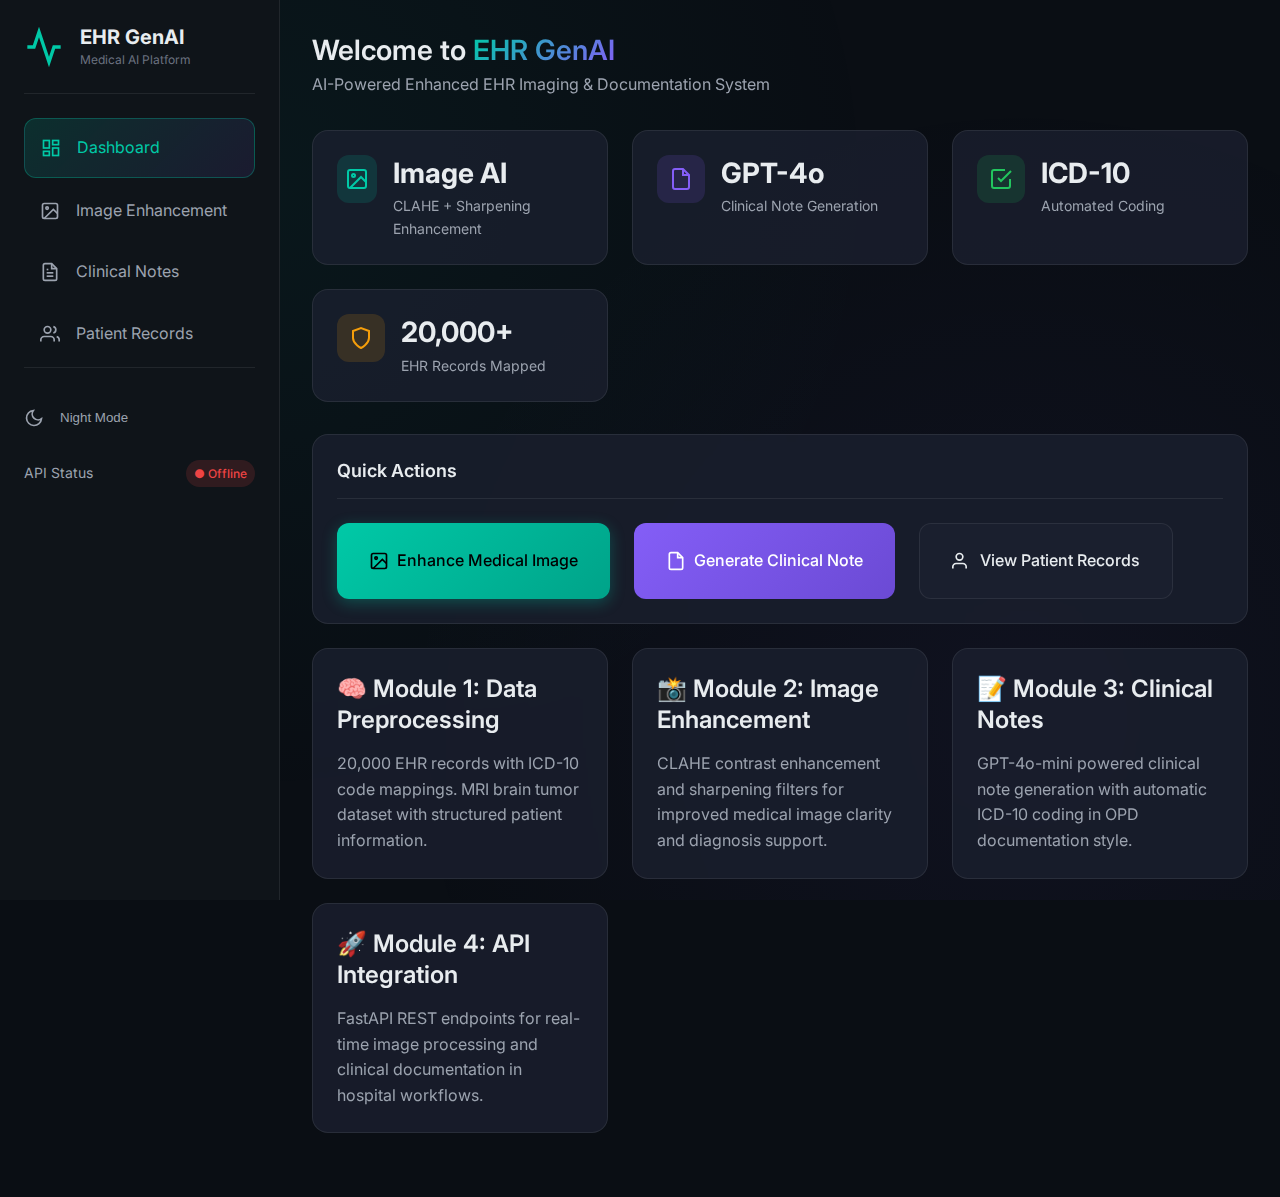
<file: frontend/index.html>
<!DOCTYPE html>
<html lang="en">
<head>
    <meta charset="UTF-8">
    <meta name="viewport" content="width=device-width, initial-scale=1.0">
    <title>EHR GenAI - AI-Powered Medical Dashboard</title>
    <meta name="description" content="AI-Powered Enhanced EHR Imaging & Documentation System">
    <link href="https://fonts.googleapis.com/css2?family=Inter:wght@400;500;600;700&display=swap" rel="stylesheet">
    <link rel="stylesheet" href="css/styles.css">
</head>
<body>
    <!-- Mobile Menu Button -->
    <button class="mobile-menu-btn">
        <svg viewBox="0 0 24 24" fill="none" stroke="currentColor" stroke-width="2">
            <line x1="3" y1="12" x2="21" y2="12"/>
            <line x1="3" y1="6" x2="21" y2="6"/>
            <line x1="3" y1="18" x2="21" y2="18"/>
        </svg>
    </button>

    <div class="app-layout">
        <!-- Sidebar -->
        <aside class="sidebar">
            <div class="sidebar-logo">
                <svg viewBox="0 0 24 24" fill="none" stroke="currentColor" stroke-width="2">
                    <path d="M22 12h-4l-3 9L9 3l-3 9H2"/>
                </svg>
                <div>
                    <h1>EHR GenAI</h1>
                    <span>Medical AI Platform</span>
                </div>
            </div>
            
            <nav>
                <ul class="nav-menu">
                    <li class="nav-item">
                        <a href="index.html" class="nav-link active">
                            <svg viewBox="0 0 24 24" fill="none" stroke="currentColor" stroke-width="2">
                                <rect x="3" y="3" width="7" height="9"/>
                                <rect x="14" y="3" width="7" height="5"/>
                                <rect x="14" y="12" width="7" height="9"/>
                                <rect x="3" y="16" width="7" height="5"/>
                            </svg>
                            Dashboard
                        </a>
                    </li>
                    <li class="nav-item">
                        <a href="enhance.html" class="nav-link">
                            <svg viewBox="0 0 24 24" fill="none" stroke="currentColor" stroke-width="2">
                                <rect x="3" y="3" width="18" height="18" rx="2" ry="2"/>
                                <circle cx="8.5" cy="8.5" r="1.5"/>
                                <polyline points="21 15 16 10 5 21"/>
                            </svg>
                            Image Enhancement
                        </a>
                    </li>
                    <li class="nav-item">
                        <a href="generate.html" class="nav-link">
                            <svg viewBox="0 0 24 24" fill="none" stroke="currentColor" stroke-width="2">
                                <path d="M14 2H6a2 2 0 0 0-2 2v16a2 2 0 0 0 2 2h12a2 2 0 0 0 2-2V8z"/>
                                <polyline points="14 2 14 8 20 8"/>
                                <line x1="16" y1="13" x2="8" y2="13"/>
                                <line x1="16" y1="17" x2="8" y2="17"/>
                                <polyline points="10 9 9 9 8 9"/>
                            </svg>
                            Clinical Notes
                        </a>
                    </li>
                    <li class="nav-item">
                        <a href="records.html" class="nav-link">
                            <svg viewBox="0 0 24 24" fill="none" stroke="currentColor" stroke-width="2">
                                <path d="M17 21v-2a4 4 0 0 0-4-4H5a4 4 0 0 0-4 4v2"/>
                                <circle cx="9" cy="7" r="4"/>
                                <path d="M23 21v-2a4 4 0 0 0-3-3.87"/>
                                <path d="M16 3.13a4 4 0 0 1 0 7.75"/>
                            </svg>
                            Patient Records
                        </a>
                    </li>
                </ul>
            </nav>
            
            <div style="margin-top: auto; padding-top: var(--space-lg); border-top: 1px solid var(--border-color);">
                <button class="nav-link theme-toggle-btn" onclick="EHRApp.toggleTheme()" style="width: 100%; border: none; background: transparent; cursor: pointer; margin-bottom: var(--space-md); text-align: left; padding: var(--space-md) 0;">
                    <svg viewBox="0 0 24 24" fill="none" stroke="currentColor" stroke-width="2" style="width: 20px; height: 20px;">
                        <path d="M21 12.79A9 9 0 1 1 11.21 3 7 7 0 0 0 21 12.79z"/>
                    </svg>
                    <span>Night Mode</span>
                </button>
                <div class="flex items-center justify-between">
                    <span class="text-muted" style="font-size: 0.875rem;">API Status</span>
                    <span id="apiStatus"><span class="badge badge-warning">● Checking...</span></span>
                </div>
            </div>
        </aside>

        <!-- Main Content -->
        <main class="main-content">
            <div class="page-header">
                <h1 class="page-title">Welcome to <span class="text-gradient">EHR GenAI</span></h1>
                <p class="page-subtitle">AI-Powered Enhanced EHR Imaging & Documentation System</p>
            </div>

            <!-- Stats Grid -->
            <div class="stats-grid">
                <div class="stat-card animate-fade-in" style="animation-delay: 0.1s;">
                    <div class="stat-icon primary">
                        <svg viewBox="0 0 24 24" fill="none" stroke="currentColor" stroke-width="2">
                            <rect x="3" y="3" width="18" height="18" rx="2" ry="2"/>
                            <circle cx="8.5" cy="8.5" r="1.5"/>
                            <polyline points="21 15 16 10 5 21"/>
                        </svg>
                    </div>
                    <div class="stat-content">
                        <h3>Image AI</h3>
                        <p>CLAHE + Sharpening Enhancement</p>
                    </div>
                </div>

                <div class="stat-card animate-fade-in" style="animation-delay: 0.2s;">
                    <div class="stat-icon accent">
                        <svg viewBox="0 0 24 24" fill="none" stroke="currentColor" stroke-width="2">
                            <path d="M14 2H6a2 2 0 0 0-2 2v16a2 2 0 0 0 2 2h12a2 2 0 0 0 2-2V8z"/>
                            <polyline points="14 2 14 8 20 8"/>
                        </svg>
                    </div>
                    <div class="stat-content">
                        <h3>GPT-4o</h3>
                        <p>Clinical Note Generation</p>
                    </div>
                </div>

                <div class="stat-card animate-fade-in" style="animation-delay: 0.3s;">
                    <div class="stat-icon success">
                        <svg viewBox="0 0 24 24" fill="none" stroke="currentColor" stroke-width="2">
                            <polyline points="9 11 12 14 22 4"/>
                            <path d="M21 12v7a2 2 0 0 1-2 2H5a2 2 0 0 1-2-2V5a2 2 0 0 1 2-2h11"/>
                        </svg>
                    </div>
                    <div class="stat-content">
                        <h3>ICD-10</h3>
                        <p>Automated Coding</p>
                    </div>
                </div>

                <div class="stat-card animate-fade-in" style="animation-delay: 0.4s;">
                    <div class="stat-icon warning">
                        <svg viewBox="0 0 24 24" fill="none" stroke="currentColor" stroke-width="2">
                            <path d="M12 22s8-4 8-10V5l-8-3-8 3v7c0 6 8 10 8 10z"/>
                        </svg>
                    </div>
                    <div class="stat-content">
                        <h3>20,000+</h3>
                        <p>EHR Records Mapped</p>
                    </div>
                </div>
            </div>

            <!-- Quick Actions -->
            <div class="card animate-fade-in" style="animation-delay: 0.5s;">
                <div class="card-header">
                    <h2 class="card-title">Quick Actions</h2>
                </div>
                <div class="flex gap-lg" style="flex-wrap: wrap;">
                    <a href="enhance.html" class="btn btn-primary btn-lg">
                        <svg width="20" height="20" viewBox="0 0 24 24" fill="none" stroke="currentColor" stroke-width="2">
                            <rect x="3" y="3" width="18" height="18" rx="2" ry="2"/>
                            <circle cx="8.5" cy="8.5" r="1.5"/>
                            <polyline points="21 15 16 10 5 21"/>
                        </svg>
                        Enhance Medical Image
                    </a>
                    <a href="generate.html" class="btn btn-accent btn-lg">
                        <svg width="20" height="20" viewBox="0 0 24 24" fill="none" stroke="currentColor" stroke-width="2">
                            <path d="M14 2H6a2 2 0 0 0-2 2v16a2 2 0 0 0 2 2h12a2 2 0 0 0 2-2V8z"/>
                            <polyline points="14 2 14 8 20 8"/>
                        </svg>
                        Generate Clinical Note
                    </a>
                    <a href="records.html" class="btn btn-secondary btn-lg">
                        <svg width="20" height="20" viewBox="0 0 24 24" fill="none" stroke="currentColor" stroke-width="2">
                            <path d="M17 21v-2a4 4 0 0 0-4-4H5a4 4 0 0 0-4 4v2"/>
                            <circle cx="9" cy="7" r="4"/>
                        </svg>
                        View Patient Records
                    </a>
                </div>
            </div>

            <!-- Features Overview -->
            <div class="stats-grid mt-lg">
                <div class="card animate-fade-in" style="animation-delay: 0.6s;">
                    <h3 style="margin-bottom: var(--space-md);">🧠 Module 1: Data Preprocessing</h3>
                    <p class="text-muted">20,000 EHR records with ICD-10 code mappings. MRI brain tumor dataset with structured patient information.</p>
                </div>
                <div class="card animate-fade-in" style="animation-delay: 0.7s;">
                    <h3 style="margin-bottom: var(--space-md);">📸 Module 2: Image Enhancement</h3>
                    <p class="text-muted">CLAHE contrast enhancement and sharpening filters for improved medical image clarity and diagnosis support.</p>
                </div>
                <div class="card animate-fade-in" style="animation-delay: 0.8s;">
                    <h3 style="margin-bottom: var(--space-md);">📝 Module 3: Clinical Notes</h3>
                    <p class="text-muted">GPT-4o-mini powered clinical note generation with automatic ICD-10 coding in OPD documentation style.</p>
                </div>
                <div class="card animate-fade-in" style="animation-delay: 0.9s;">
                    <h3 style="margin-bottom: var(--space-md);">🚀 Module 4: API Integration</h3>
                    <p class="text-muted">FastAPI REST endpoints for real-time image processing and clinical documentation in hospital workflows.</p>
                </div>
            </div>
        </main>
    </div>

    <script src="js/api.js"></script>
    <script src="js/app.js"></script>
</body>
</html>
</file>
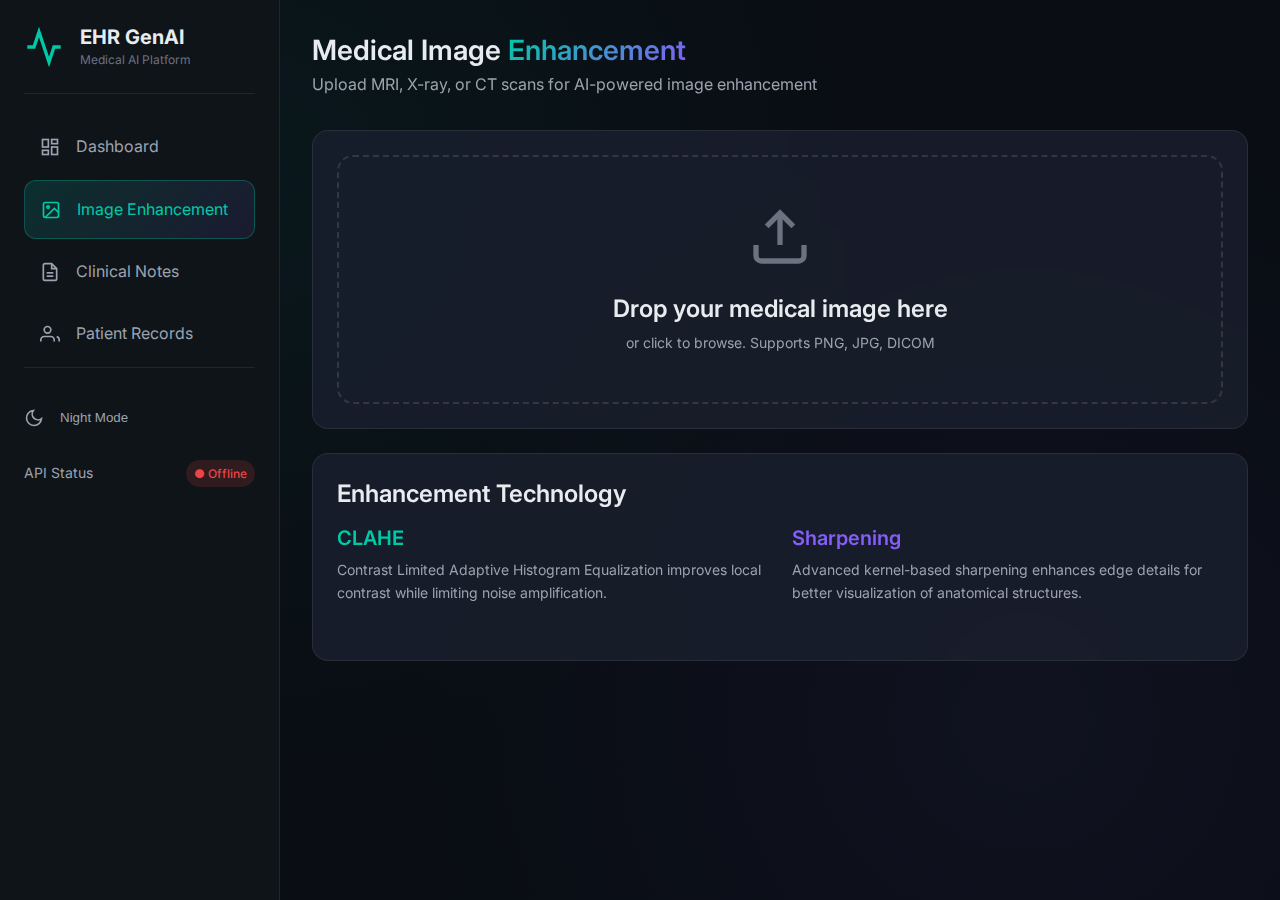
<file: frontend/enhance.html>
<!DOCTYPE html>
<html lang="en">

<head>
    <meta charset="UTF-8">
    <meta name="viewport" content="width=device-width, initial-scale=1.0">
    <title>Image Enhancement - EHR GenAI</title>
    <meta name="description" content="AI-powered medical image enhancement using CLAHE and sharpening">
    <link href="https://fonts.googleapis.com/css2?family=Inter:wght@400;500;600;700&display=swap" rel="stylesheet">
    <link rel="stylesheet" href="css/styles.css">
</head>

<body>
    <!-- Mobile Menu Button -->
    <button class="mobile-menu-btn">
        <svg viewBox="0 0 24 24" fill="none" stroke="currentColor" stroke-width="2">
            <line x1="3" y1="12" x2="21" y2="12" />
            <line x1="3" y1="6" x2="21" y2="6" />
            <line x1="3" y1="18" x2="21" y2="18" />
        </svg>
    </button>

    <div class="app-layout">
        <!-- Sidebar -->
        <aside class="sidebar">
            <div class="sidebar-logo">
                <svg viewBox="0 0 24 24" fill="none" stroke="currentColor" stroke-width="2">
                    <path d="M22 12h-4l-3 9L9 3l-3 9H2" />
                </svg>
                <div>
                    <h1>EHR GenAI</h1>
                    <span>Medical AI Platform</span>
                </div>
            </div>

            <nav>
                <ul class="nav-menu">
                    <li class="nav-item">
                        <a href="index.html" class="nav-link">
                            <svg viewBox="0 0 24 24" fill="none" stroke="currentColor" stroke-width="2">
                                <rect x="3" y="3" width="7" height="9" />
                                <rect x="14" y="3" width="7" height="5" />
                                <rect x="14" y="12" width="7" height="9" />
                                <rect x="3" y="16" width="7" height="5" />
                            </svg>
                            Dashboard
                        </a>
                    </li>
                    <li class="nav-item">
                        <a href="enhance.html" class="nav-link active">
                            <svg viewBox="0 0 24 24" fill="none" stroke="currentColor" stroke-width="2">
                                <rect x="3" y="3" width="18" height="18" rx="2" ry="2" />
                                <circle cx="8.5" cy="8.5" r="1.5" />
                                <polyline points="21 15 16 10 5 21" />
                            </svg>
                            Image Enhancement
                        </a>
                    </li>
                    <li class="nav-item">
                        <a href="generate.html" class="nav-link">
                            <svg viewBox="0 0 24 24" fill="none" stroke="currentColor" stroke-width="2">
                                <path d="M14 2H6a2 2 0 0 0-2 2v16a2 2 0 0 0 2 2h12a2 2 0 0 0 2-2V8z" />
                                <polyline points="14 2 14 8 20 8" />
                                <line x1="16" y1="13" x2="8" y2="13" />
                                <line x1="16" y1="17" x2="8" y2="17" />
                            </svg>
                            Clinical Notes
                        </a>
                    </li>
                    <li class="nav-item">
                        <a href="records.html" class="nav-link">
                            <svg viewBox="0 0 24 24" fill="none" stroke="currentColor" stroke-width="2">
                                <path d="M17 21v-2a4 4 0 0 0-4-4H5a4 4 0 0 0-4 4v2" />
                                <circle cx="9" cy="7" r="4" />
                                <path d="M23 21v-2a4 4 0 0 0-3-3.87" />
                            </svg>
                            Patient Records
                        </a>
                    </li>
                </ul>
            </nav>

            <div style="margin-top: auto; padding-top: var(--space-lg); border-top: 1px solid var(--border-color);">
                <button class="nav-link theme-toggle-btn" onclick="EHRApp.toggleTheme()"
                    style="width: 100%; border: none; background: transparent; cursor: pointer; margin-bottom: var(--space-md); text-align: left; padding: var(--space-md) 0;">
                    <svg viewBox="0 0 24 24" fill="none" stroke="currentColor" stroke-width="2"
                        style="width: 20px; height: 20px;">
                        <path d="M21 12.79A9 9 0 1 1 11.21 3 7 7 0 0 0 21 12.79z" />
                    </svg>
                    <span>Night Mode</span>
                </button>
                <div class="flex items-center justify-between">
                    <span class="text-muted" style="font-size: 0.875rem;">API Status</span>
                    <span id="apiStatus"><span class="badge badge-warning">● Checking...</span></span>
                </div>
            </div>
        </aside>

        <!-- Main Content -->
        <main class="main-content">
            <div class="page-header">
                <h1 class="page-title">Medical Image <span class="text-gradient">Enhancement</span></h1>
                <p class="page-subtitle">Upload MRI, X-ray, or CT scans for AI-powered image enhancement</p>
            </div>

            <!-- Upload Zone -->
            <div class="card mb-lg">
                <div class="upload-zone" id="uploadZone">
                    <svg viewBox="0 0 24 24" fill="none" stroke="currentColor" stroke-width="2">
                        <path d="M21 15v4a2 2 0 0 1-2 2H5a2 2 0 0 1-2-2v-4" />
                        <polyline points="17 8 12 3 7 8" />
                        <line x1="12" y1="3" x2="12" y2="15" />
                    </svg>
                    <h3>Drop your medical image here</h3>
                    <p>or click to browse. Supports PNG, JPG, DICOM</p>
                    <input type="file" id="fileInput" accept="image/*" style="display: none;">
                </div>
            </div>

            <!-- Image Comparison -->
            <div class="image-comparison" id="imageComparison" style="display: none;">
                <div class="image-panel">
                    <div class="image-panel-header">Original Image</div>
                    <div class="image-panel-body">
                        <img id="originalImage" alt="Original medical image">
                    </div>
                </div>
                <div class="image-panel">
                    <div class="image-panel-header">Enhanced Image</div>
                    <div class="image-panel-body" id="enhancedContainer">
                        <div class="image-placeholder" id="enhancedPlaceholder">
                            <svg viewBox="0 0 24 24" fill="none" stroke="currentColor" stroke-width="2">
                                <circle cx="12" cy="12" r="10" />
                                <polyline points="12 6 12 12 16 14" />
                            </svg>
                            <p>Processing...</p>
                        </div>
                        <img id="enhancedImage" alt="Enhanced medical image" style="display: none;">
                    </div>
                </div>
            </div>

            <!-- Actions -->
            <div class="flex gap-md mt-lg" id="actionButtons" style="display: none;">
                <button class="btn btn-primary" id="downloadBtn">
                    <svg width="20" height="20" viewBox="0 0 24 24" fill="none" stroke="currentColor" stroke-width="2">
                        <path d="M21 15v4a2 2 0 0 1-2 2H5a2 2 0 0 1-2-2v-4" />
                        <polyline points="7 10 12 15 17 10" />
                        <line x1="12" y1="15" x2="12" y2="3" />
                    </svg>
                    Download Enhanced
                </button>
                <button class="btn btn-secondary" id="resetBtn">
                    <svg width="20" height="20" viewBox="0 0 24 24" fill="none" stroke="currentColor" stroke-width="2">
                        <polyline points="1 4 1 10 7 10" />
                        <path d="M3.51 15a9 9 0 1 0 2.13-9.36L1 10" />
                    </svg>
                    Upload New Image
                </button>
            </div>

            <!-- Info Card -->
            <div class="card mt-lg">
                <h3 style="margin-bottom: var(--space-md);">Enhancement Technology</h3>
                <div class="stats-grid" style="margin-top: var(--space-md);">
                    <div>
                        <h4 style="color: var(--primary); margin-bottom: var(--space-sm);">CLAHE</h4>
                        <p class="text-muted" style="font-size: 0.875rem;">Contrast Limited Adaptive Histogram
                            Equalization improves local contrast while limiting noise amplification.</p>
                    </div>
                    <div>
                        <h4 style="color: var(--accent); margin-bottom: var(--space-sm);">Sharpening</h4>
                        <p class="text-muted" style="font-size: 0.875rem;">Advanced kernel-based sharpening enhances
                            edge details for better visualization of anatomical structures.</p>
                    </div>
                </div>
            </div>
        </main>
    </div>

    <script src="js/api.js"></script>
    <script src="js/app.js"></script>
    <script>
        // Image Enhancement Page Logic
        const uploadZone = document.getElementById('uploadZone');
        const fileInput = document.getElementById('fileInput');
        const imageComparison = document.getElementById('imageComparison');
        const originalImage = document.getElementById('originalImage');
        const enhancedImage = document.getElementById('enhancedImage');
        const enhancedPlaceholder = document.getElementById('enhancedPlaceholder');
        const actionButtons = document.getElementById('actionButtons');
        const downloadBtn = document.getElementById('downloadBtn');
        const resetBtn = document.getElementById('resetBtn');

        let enhancedBase64 = null;

        // Click to upload
        uploadZone.addEventListener('click', () => fileInput.click());

        // Drag and drop
        uploadZone.addEventListener('dragover', (e) => {
            e.preventDefault();
            uploadZone.classList.add('dragover');
        });

        uploadZone.addEventListener('dragleave', () => {
            uploadZone.classList.remove('dragover');
        });

        uploadZone.addEventListener('drop', (e) => {
            e.preventDefault();
            uploadZone.classList.remove('dragover');
            const file = e.dataTransfer.files[0];
            if (file && file.type.startsWith('image/')) {
                processImage(file);
            }
        });

        // File input change
        fileInput.addEventListener('change', (e) => {
            const file = e.target.files[0];
            if (file) processImage(file);
        });

        // Process uploaded image
        async function processImage(file) {
            // Show original image
            const reader = new FileReader();
            reader.onload = (e) => {
                originalImage.src = e.target.result;
            };
            reader.readAsDataURL(file);

            // Show comparison UI
            uploadZone.style.display = 'none';
            imageComparison.style.display = 'grid';
            actionButtons.style.display = 'flex';
            enhancedImage.style.display = 'none';
            enhancedPlaceholder.style.display = 'block';

            // Call API
            try {
                EHRApp.showLoading('Enhancing image with AI...');
                const result = await EHRApi.enhanceImage(file);
                EHRApp.hideLoading();

                // Display enhanced image
                enhancedBase64 = result.enhanced_image_base64;
                enhancedImage.src = `data:image/png;base64,${enhancedBase64}`;
                enhancedImage.style.display = 'block';
                enhancedPlaceholder.style.display = 'none';

                EHRApp.showToast('Image enhanced successfully!', 'success');
            } catch (error) {
                EHRApp.hideLoading();
                EHRApp.showToast('Enhancement failed. Is the API running?', 'error');
                enhancedPlaceholder.innerHTML = `
                    <svg viewBox="0 0 24 24" fill="none" stroke="currentColor" stroke-width="2" style="color: var(--error);">
                        <circle cx="12" cy="12" r="10"/>
                        <line x1="15" y1="9" x2="9" y2="15"/>
                        <line x1="9" y1="9" x2="15" y2="15"/>
                    </svg>
                    <p style="color: var(--error);">Enhancement failed</p>
                `;
            }
        }

        // Download enhanced image
        downloadBtn.addEventListener('click', () => {
            if (!enhancedBase64) return;

            const link = document.createElement('a');
            link.href = `data:image/png;base64,${enhancedBase64}`;
            link.download = 'enhanced_medical_image.png';
            link.click();

            EHRApp.showToast('Image downloaded!', 'success');
        });

        // Reset
        resetBtn.addEventListener('click', () => {
            uploadZone.style.display = 'block';
            imageComparison.style.display = 'none';
            actionButtons.style.display = 'none';
            fileInput.value = '';
            enhancedBase64 = null;
            enhancedPlaceholder.innerHTML = `
                <svg viewBox="0 0 24 24" fill="none" stroke="currentColor" stroke-width="2">
                    <circle cx="12" cy="12" r="10"/>
                    <polyline points="12 6 12 12 16 14"/>
                </svg>
                <p>Processing...</p>
            `;
        });
    </script>
</body>

</html>
</file>
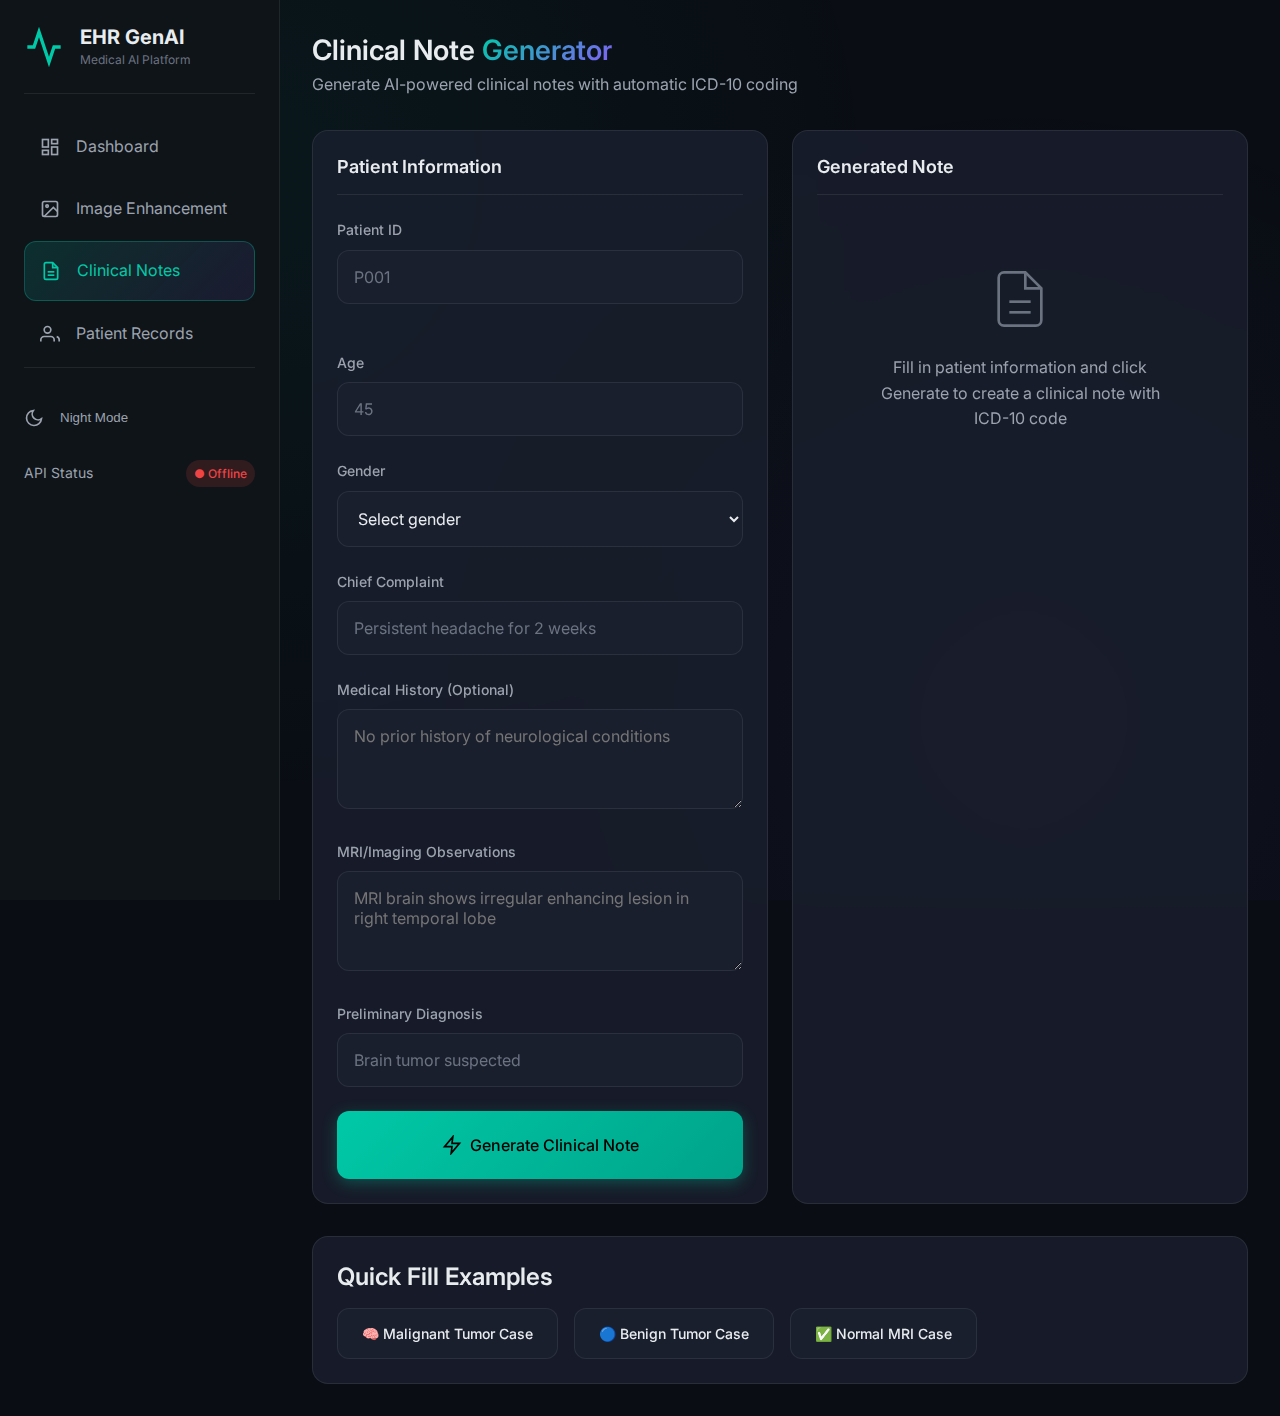
<file: frontend/generate.html>
<!DOCTYPE html>
<html lang="en">

<head>
    <meta charset="UTF-8">
    <meta name="viewport" content="width=device-width, initial-scale=1.0">
    <title>Clinical Note Generator - EHR GenAI</title>
    <meta name="description" content="AI-powered clinical note generation with automatic ICD-10 coding">
    <link href="https://fonts.googleapis.com/css2?family=Inter:wght@400;500;600;700&display=swap" rel="stylesheet">
    <link rel="stylesheet" href="css/styles.css">
</head>

<body>
    <!-- Mobile Menu Button -->
    <button class="mobile-menu-btn">
        <svg viewBox="0 0 24 24" fill="none" stroke="currentColor" stroke-width="2">
            <line x1="3" y1="12" x2="21" y2="12" />
            <line x1="3" y1="6" x2="21" y2="6" />
            <line x1="3" y1="18" x2="21" y2="18" />
        </svg>
    </button>

    <div class="app-layout">
        <!-- Sidebar -->
        <aside class="sidebar">
            <div class="sidebar-logo">
                <svg viewBox="0 0 24 24" fill="none" stroke="currentColor" stroke-width="2">
                    <path d="M22 12h-4l-3 9L9 3l-3 9H2" />
                </svg>
                <div>
                    <h1>EHR GenAI</h1>
                    <span>Medical AI Platform</span>
                </div>
            </div>

            <nav>
                <ul class="nav-menu">
                    <li class="nav-item">
                        <a href="index.html" class="nav-link">
                            <svg viewBox="0 0 24 24" fill="none" stroke="currentColor" stroke-width="2">
                                <rect x="3" y="3" width="7" height="9" />
                                <rect x="14" y="3" width="7" height="5" />
                                <rect x="14" y="12" width="7" height="9" />
                                <rect x="3" y="16" width="7" height="5" />
                            </svg>
                            Dashboard
                        </a>
                    </li>
                    <li class="nav-item">
                        <a href="enhance.html" class="nav-link">
                            <svg viewBox="0 0 24 24" fill="none" stroke="currentColor" stroke-width="2">
                                <rect x="3" y="3" width="18" height="18" rx="2" ry="2" />
                                <circle cx="8.5" cy="8.5" r="1.5" />
                                <polyline points="21 15 16 10 5 21" />
                            </svg>
                            Image Enhancement
                        </a>
                    </li>
                    <li class="nav-item">
                        <a href="generate.html" class="nav-link active">
                            <svg viewBox="0 0 24 24" fill="none" stroke="currentColor" stroke-width="2">
                                <path d="M14 2H6a2 2 0 0 0-2 2v16a2 2 0 0 0 2 2h12a2 2 0 0 0 2-2V8z" />
                                <polyline points="14 2 14 8 20 8" />
                                <line x1="16" y1="13" x2="8" y2="13" />
                                <line x1="16" y1="17" x2="8" y2="17" />
                            </svg>
                            Clinical Notes
                        </a>
                    </li>
                    <li class="nav-item">
                        <a href="records.html" class="nav-link">
                            <svg viewBox="0 0 24 24" fill="none" stroke="currentColor" stroke-width="2">
                                <path d="M17 21v-2a4 4 0 0 0-4-4H5a4 4 0 0 0-4 4v2" />
                                <circle cx="9" cy="7" r="4" />
                                <path d="M23 21v-2a4 4 0 0 0-3-3.87" />
                            </svg>
                            Patient Records
                        </a>
                    </li>
                </ul>
            </nav>

            <div style="margin-top: auto; padding-top: var(--space-lg); border-top: 1px solid var(--border-color);">
                <button class="nav-link theme-toggle-btn" onclick="EHRApp.toggleTheme()"
                    style="width: 100%; border: none; background: transparent; cursor: pointer; margin-bottom: var(--space-md); text-align: left; padding: var(--space-md) 0;">
                    <svg viewBox="0 0 24 24" fill="none" stroke="currentColor" stroke-width="2"
                        style="width: 20px; height: 20px;">
                        <path d="M21 12.79A9 9 0 1 1 11.21 3 7 7 0 0 0 21 12.79z" />
                    </svg>
                    <span>Night Mode</span>
                </button>
                <div class="flex items-center justify-between">
                    <span class="text-muted" style="font-size: 0.875rem;">API Status</span>
                    <span id="apiStatus"><span class="badge badge-warning">● Checking...</span></span>
                </div>
            </div>
        </aside>

        <!-- Main Content -->
        <main class="main-content">
            <div class="page-header">
                <h1 class="page-title">Clinical Note <span class="text-gradient">Generator</span></h1>
                <p class="page-subtitle">Generate AI-powered clinical notes with automatic ICD-10 coding</p>
            </div>

            <div class="stats-grid" style="grid-template-columns: 1fr 1fr;">
                <!-- Patient Form -->
                <div class="card">
                    <div class="card-header">
                        <h2 class="card-title">Patient Information</h2>
                    </div>

                    <form id="patientForm">
                        <div class="form-row">
                            <div class="form-group">
                                <label class="form-label">Patient ID</label>
                                <input type="text" class="form-input" id="patientId" placeholder="P001" required>
                            </div>
                            <div class="form-group">
                                <label class="form-label">Age</label>
                                <input type="number" class="form-input" id="age" placeholder="45" min="1" max="120"
                                    required>
                            </div>
                        </div>

                        <div class="form-group">
                            <label class="form-label">Gender</label>
                            <select class="form-select" id="gender" required>
                                <option value="">Select gender</option>
                                <option value="Male">Male</option>
                                <option value="Female">Female</option>
                                <option value="Other">Other</option>
                            </select>
                        </div>

                        <div class="form-group">
                            <label class="form-label">Chief Complaint</label>
                            <input type="text" class="form-input" id="chiefComplaint"
                                placeholder="Persistent headache for 2 weeks" required>
                        </div>

                        <div class="form-group">
                            <label class="form-label">Medical History (Optional)</label>
                            <textarea class="form-textarea" id="history"
                                placeholder="No prior history of neurological conditions"></textarea>
                        </div>

                        <div class="form-group">
                            <label class="form-label">MRI/Imaging Observations</label>
                            <textarea class="form-textarea" id="observations"
                                placeholder="MRI brain shows irregular enhancing lesion in right temporal lobe"
                                required></textarea>
                        </div>

                        <div class="form-group">
                            <label class="form-label">Preliminary Diagnosis</label>
                            <input type="text" class="form-input" id="prelimDiagnosis"
                                placeholder="Brain tumor suspected" required>
                        </div>

                        <button type="submit" class="btn btn-primary btn-lg" style="width: 100%;" id="generateBtn">
                            <svg width="20" height="20" viewBox="0 0 24 24" fill="none" stroke="currentColor"
                                stroke-width="2">
                                <polygon points="13 2 3 14 12 14 11 22 21 10 12 10 13 2" />
                            </svg>
                            Generate Clinical Note
                        </button>
                    </form>
                </div>

                <!-- Result Panel -->
                <div class="card">
                    <div class="card-header">
                        <h2 class="card-title">Generated Note</h2>
                        <button class="btn btn-secondary btn-icon" id="copyBtn" title="Copy to clipboard"
                            style="display: none;">
                            <svg width="18" height="18" viewBox="0 0 24 24" fill="none" stroke="currentColor"
                                stroke-width="2">
                                <rect x="9" y="9" width="13" height="13" rx="2" ry="2" />
                                <path d="M5 15H4a2 2 0 0 1-2-2V4a2 2 0 0 1 2-2h9a2 2 0 0 1 2 2v1" />
                            </svg>
                        </button>
                    </div>

                    <!-- Placeholder -->
                    <div id="resultPlaceholder" class="text-center" style="padding: var(--space-2xl);">
                        <svg width="64" height="64" viewBox="0 0 24 24" fill="none" stroke="currentColor"
                            stroke-width="1" style="color: var(--text-muted); margin-bottom: var(--space-md);">
                            <path d="M14 2H6a2 2 0 0 0-2 2v16a2 2 0 0 0 2 2h12a2 2 0 0 0 2-2V8z" />
                            <polyline points="14 2 14 8 20 8" />
                            <line x1="16" y1="13" x2="8" y2="13" />
                            <line x1="16" y1="17" x2="8" y2="17" />
                        </svg>
                        <p class="text-muted">Fill in patient information and click Generate to create a clinical note
                            with ICD-10 code</p>
                    </div>

                    <!-- Result Content -->
                    <div id="resultContent" style="display: none;">
                        <div class="result-card">
                            <div style="margin-bottom: var(--space-md);">
                                <span class="badge badge-success">
                                    <svg width="12" height="12" viewBox="0 0 24 24" fill="none" stroke="currentColor"
                                        stroke-width="3">
                                        <polyline points="20 6 9 17 4 12" />
                                    </svg>
                                    AI Generated
                                </span>
                                <span id="patientIdBadge" class="badge badge-info"
                                    style="margin-left: var(--space-sm);"></span>
                            </div>

                            <h4 style="margin-bottom: var(--space-sm);">Clinical Note</h4>
                            <div class="clinical-note" id="generatedNote"></div>

                            <h4 style="margin-bottom: var(--space-sm);">ICD-10 Code</h4>
                            <div id="icdCodes"></div>
                        </div>
                    </div>
                </div>
            </div>

            <!-- Sample Data Card -->
            <div class="card mt-lg">
                <h3 style="margin-bottom: var(--space-md);">Quick Fill Examples</h3>
                <div class="flex gap-md" style="flex-wrap: wrap;">
                    <button class="btn btn-secondary" onclick="fillSample('malignant')">
                        🧠 Malignant Tumor Case
                    </button>
                    <button class="btn btn-secondary" onclick="fillSample('benign')">
                        🔵 Benign Tumor Case
                    </button>
                    <button class="btn btn-secondary" onclick="fillSample('normal')">
                        ✅ Normal MRI Case
                    </button>
                </div>
            </div>
        </main>
    </div>

    <script src="js/api.js"></script>
    <script src="js/app.js"></script>
    <script>
        const patientForm = document.getElementById('patientForm');
        const resultPlaceholder = document.getElementById('resultPlaceholder');
        const resultContent = document.getElementById('resultContent');
        const generatedNote = document.getElementById('generatedNote');
        const icdCodes = document.getElementById('icdCodes');
        const copyBtn = document.getElementById('copyBtn');
        const patientIdBadge = document.getElementById('patientIdBadge');

        let currentNote = '';

        // Form submission
        patientForm.addEventListener('submit', async (e) => {
            e.preventDefault();

            const patientData = {
                patient_id: document.getElementById('patientId').value,
                age: parseInt(document.getElementById('age').value),
                gender: document.getElementById('gender').value,
                chief_complaint: document.getElementById('chiefComplaint').value,
                history: document.getElementById('history').value,
                observations: document.getElementById('observations').value,
                prelim_diagnosis: document.getElementById('prelimDiagnosis').value
            };

            try {
                EHRApp.showLoading('Generating clinical note with AI...');
                const result = await EHRApi.generateNote(patientData);
                EHRApp.hideLoading();

                // Display result
                resultPlaceholder.style.display = 'none';
                resultContent.style.display = 'block';
                copyBtn.style.display = 'flex';

                patientIdBadge.textContent = `Patient: ${result.patient_id}`;
                generatedNote.textContent = result.note;
                currentNote = result.note;

                // Display ICD-10 codes
                icdCodes.innerHTML = result.icd10.map(code => `
                    <div class="icd-badge">
                        <span class="icd-code">${code.code}</span>
                        <span>${code.description}</span>
                    </div>
                `).join('');

                EHRApp.showToast('Clinical note generated successfully!', 'success');
            } catch (error) {
                EHRApp.hideLoading();
                EHRApp.showToast('Generation failed. Is the API running?', 'error');
            }
        });

        // Copy to clipboard
        copyBtn.addEventListener('click', () => {
            const fullText = `Clinical Note:\n${currentNote}\n\nICD-10: ${icdCodes.textContent}`;
            EHRApp.copyToClipboard(fullText);
        });

        // Sample data fill
        function fillSample(type) {
            const samples = {
                malignant: {
                    patientId: 'P1001',
                    age: 52,
                    gender: 'Male',
                    chiefComplaint: 'Progressive headache, vomiting, and seizures for 3 weeks',
                    history: 'No prior history of neurological conditions',
                    observations: 'MRI brain shows irregular enhancing mass lesion in right temporal lobe with surrounding edema and mass effect',
                    prelimDiagnosis: 'Malignant Brain Tumor'
                },
                benign: {
                    patientId: 'P1002',
                    age: 38,
                    gender: 'Female',
                    chiefComplaint: 'Occasional dizziness and mild headache',
                    history: 'Hypertension controlled on medication',
                    observations: 'MRI brain reveals a well-defined extra-axial lesion with smooth margins, likely meningioma',
                    prelimDiagnosis: 'Benign Brain Tumor'
                },
                normal: {
                    patientId: 'P1003',
                    age: 29,
                    gender: 'Female',
                    chiefComplaint: 'Mild tension headache for 1 week',
                    history: 'Recent work stress, no neurological history',
                    observations: 'MRI brain is normal. No focal lesion or abnormality detected',
                    prelimDiagnosis: 'No Tumor - Tension Headache'
                }
            };

            const sample = samples[type];
            document.getElementById('patientId').value = sample.patientId;
            document.getElementById('age').value = sample.age;
            document.getElementById('gender').value = sample.gender;
            document.getElementById('chiefComplaint').value = sample.chiefComplaint;
            document.getElementById('history').value = sample.history;
            document.getElementById('observations').value = sample.observations;
            document.getElementById('prelimDiagnosis').value = sample.prelimDiagnosis;

            EHRApp.showToast('Sample data filled!', 'info');
        }
    </script>
</body>

</html>
</file>
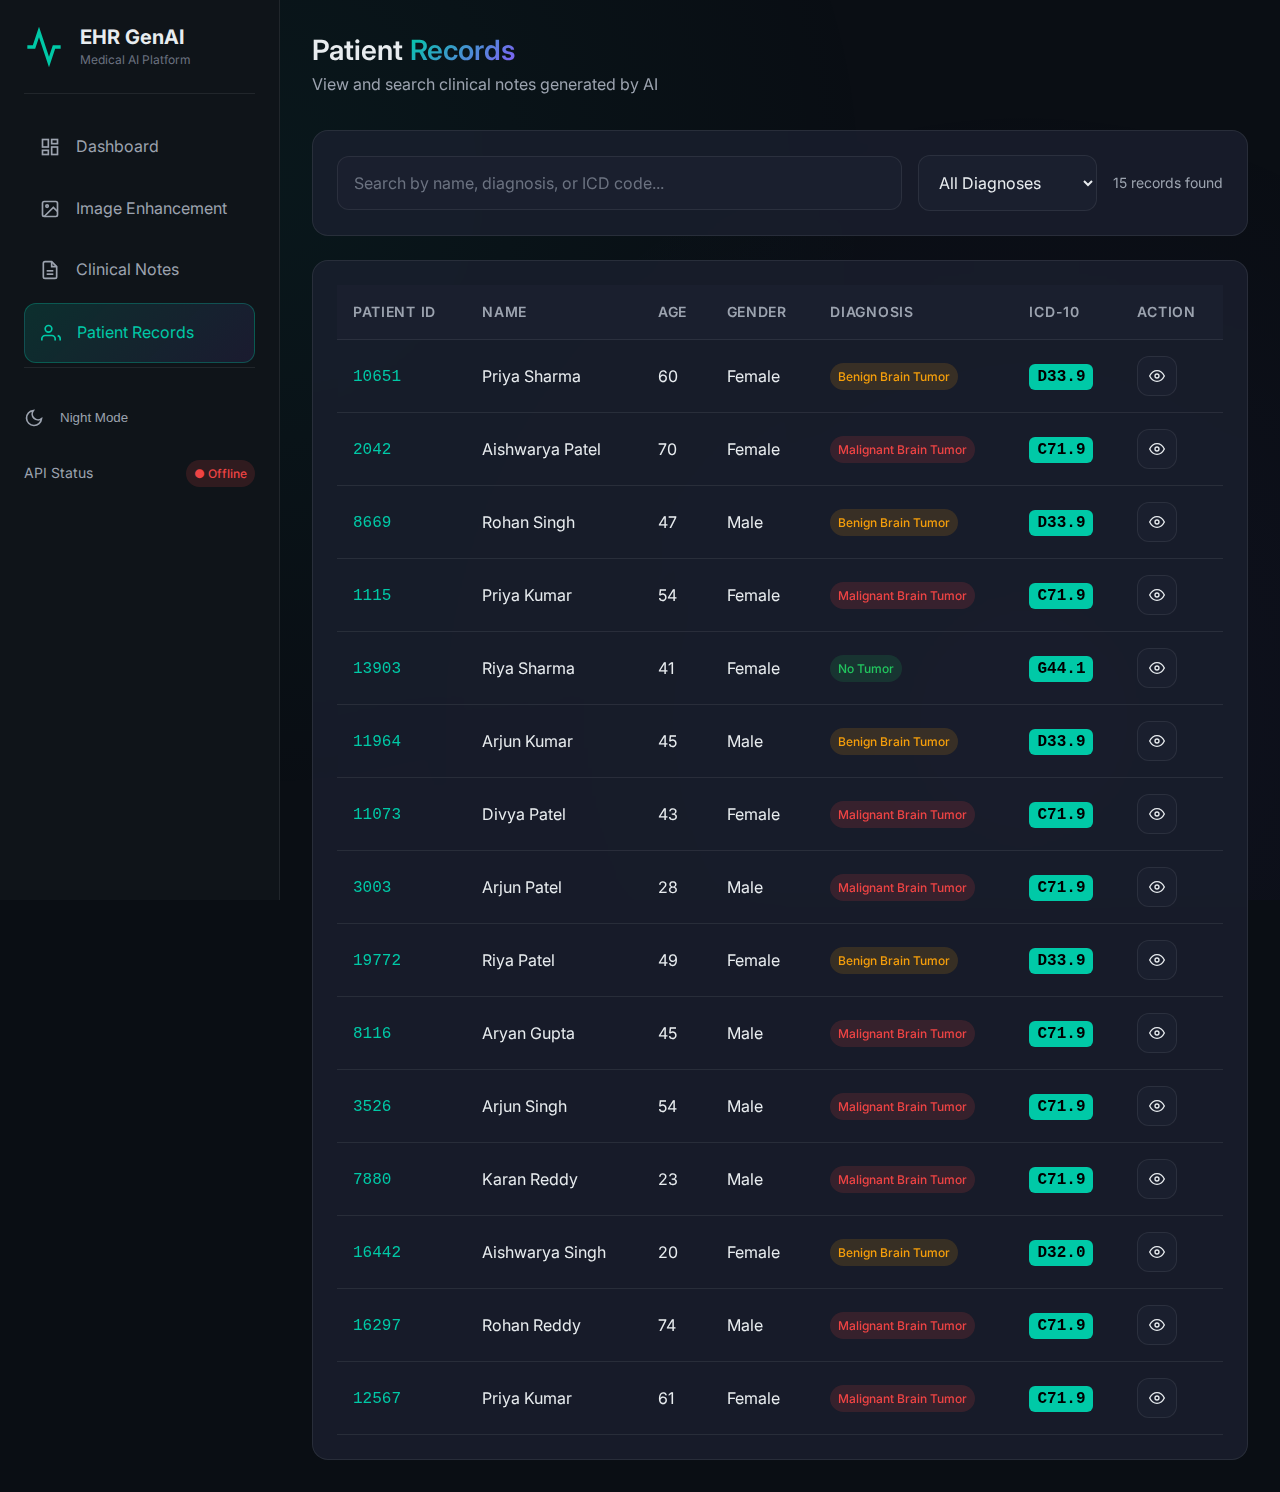
<file: frontend/records.html>
<!DOCTYPE html>
<html lang="en">

<head>
    <meta charset="UTF-8">
    <meta name="viewport" content="width=device-width, initial-scale=1.0">
    <title>Patient Records - EHR GenAI</title>
    <meta name="description" content="View and search patient clinical records">
    <link href="https://fonts.googleapis.com/css2?family=Inter:wght@400;500;600;700&display=swap" rel="stylesheet">
    <link rel="stylesheet" href="css/styles.css">
</head>

<body>
    <!-- Mobile Menu Button -->
    <button class="mobile-menu-btn">
        <svg viewBox="0 0 24 24" fill="none" stroke="currentColor" stroke-width="2">
            <line x1="3" y1="12" x2="21" y2="12" />
            <line x1="3" y1="6" x2="21" y2="6" />
            <line x1="3" y1="18" x2="21" y2="18" />
        </svg>
    </button>

    <div class="app-layout">
        <!-- Sidebar -->
        <aside class="sidebar">
            <div class="sidebar-logo">
                <svg viewBox="0 0 24 24" fill="none" stroke="currentColor" stroke-width="2">
                    <path d="M22 12h-4l-3 9L9 3l-3 9H2" />
                </svg>
                <div>
                    <h1>EHR GenAI</h1>
                    <span>Medical AI Platform</span>
                </div>
            </div>

            <nav>
                <ul class="nav-menu">
                    <li class="nav-item">
                        <a href="index.html" class="nav-link">
                            <svg viewBox="0 0 24 24" fill="none" stroke="currentColor" stroke-width="2">
                                <rect x="3" y="3" width="7" height="9" />
                                <rect x="14" y="3" width="7" height="5" />
                                <rect x="14" y="12" width="7" height="9" />
                                <rect x="3" y="16" width="7" height="5" />
                            </svg>
                            Dashboard
                        </a>
                    </li>
                    <li class="nav-item">
                        <a href="enhance.html" class="nav-link">
                            <svg viewBox="0 0 24 24" fill="none" stroke="currentColor" stroke-width="2">
                                <rect x="3" y="3" width="18" height="18" rx="2" ry="2" />
                                <circle cx="8.5" cy="8.5" r="1.5" />
                                <polyline points="21 15 16 10 5 21" />
                            </svg>
                            Image Enhancement
                        </a>
                    </li>
                    <li class="nav-item">
                        <a href="generate.html" class="nav-link">
                            <svg viewBox="0 0 24 24" fill="none" stroke="currentColor" stroke-width="2">
                                <path d="M14 2H6a2 2 0 0 0-2 2v16a2 2 0 0 0 2 2h12a2 2 0 0 0 2-2V8z" />
                                <polyline points="14 2 14 8 20 8" />
                                <line x1="16" y1="13" x2="8" y2="13" />
                                <line x1="16" y1="17" x2="8" y2="17" />
                            </svg>
                            Clinical Notes
                        </a>
                    </li>
                    <li class="nav-item">
                        <a href="records.html" class="nav-link active">
                            <svg viewBox="0 0 24 24" fill="none" stroke="currentColor" stroke-width="2">
                                <path d="M17 21v-2a4 4 0 0 0-4-4H5a4 4 0 0 0-4 4v2" />
                                <circle cx="9" cy="7" r="4" />
                                <path d="M23 21v-2a4 4 0 0 0-3-3.87" />
                            </svg>
                            Patient Records
                        </a>
                    </li>
                </ul>
            </nav>

            <div style="margin-top: auto; padding-top: var(--space-lg); border-top: 1px solid var(--border-color);">
                <button class="nav-link theme-toggle-btn" onclick="EHRApp.toggleTheme()"
                    style="width: 100%; border: none; background: transparent; cursor: pointer; margin-bottom: var(--space-md); text-align: left; padding: var(--space-md) 0;">
                    <svg viewBox="0 0 24 24" fill="none" stroke="currentColor" stroke-width="2"
                        style="width: 20px; height: 20px;">
                        <path d="M21 12.79A9 9 0 1 1 11.21 3 7 7 0 0 0 21 12.79z" />
                    </svg>
                    <span>Night Mode</span>
                </button>
                <div class="flex items-center justify-between">
                    <span class="text-muted" style="font-size: 0.875rem;">API Status</span>
                    <span id="apiStatus"><span class="badge badge-warning">● Checking...</span></span>
                </div>
            </div>
        </aside>

        <!-- Main Content -->
        <main class="main-content">
            <div class="page-header">
                <h1 class="page-title">Patient <span class="text-gradient">Records</span></h1>
                <p class="page-subtitle">View and search clinical notes generated by AI</p>
            </div>

            <!-- Search and Filter -->
            <div class="card mb-lg">
                <div class="flex gap-md items-center" style="flex-wrap: wrap;">
                    <div class="form-group" style="flex: 1; min-width: 200px; margin: 0;">
                        <input type="text" class="form-input" id="searchInput"
                            placeholder="Search by name, diagnosis, or ICD code...">
                    </div>
                    <div class="form-group" style="margin: 0;">
                        <select class="form-select" id="diagnosisFilter">
                            <option value="">All Diagnoses</option>
                            <option value="Malignant">Malignant Tumor</option>
                            <option value="Benign">Benign Tumor</option>
                            <option value="No Tumor">No Tumor</option>
                        </select>
                    </div>
                    <span id="recordCount" class="text-muted" style="font-size: 0.875rem;"></span>
                </div>
            </div>

            <!-- Records Table -->
            <div class="card">
                <div class="table-container">
                    <table class="data-table" id="recordsTable">
                        <thead>
                            <tr>
                                <th>Patient ID</th>
                                <th>Name</th>
                                <th>Age</th>
                                <th>Gender</th>
                                <th>Diagnosis</th>
                                <th>ICD-10</th>
                                <th>Action</th>
                            </tr>
                        </thead>
                        <tbody id="recordsBody">
                            <tr>
                                <td colspan="7" class="text-center text-muted" style="padding: var(--space-2xl);">
                                    Loading records...
                                </td>
                            </tr>
                        </tbody>
                    </table>
                </div>
            </div>

            <!-- Detail Modal -->
            <div id="detailModal" class="loading-overlay" style="display: none;">
                <div class="card"
                    style="max-width: 700px; max-height: 90vh; overflow-y: auto; margin: var(--space-lg);">
                    <div class="card-header">
                        <h2 class="card-title" id="modalTitle">Patient Details</h2>
                        <button class="btn btn-secondary btn-icon" onclick="closeModal()">
                            <svg width="18" height="18" viewBox="0 0 24 24" fill="none" stroke="currentColor"
                                stroke-width="2">
                                <line x1="18" y1="6" x2="6" y2="18" />
                                <line x1="6" y1="6" x2="18" y2="18" />
                            </svg>
                        </button>
                    </div>

                    <div id="modalContent">
                        <div class="stats-grid"
                            style="grid-template-columns: repeat(4, 1fr); margin-bottom: var(--space-lg);">
                            <div>
                                <p class="text-muted" style="font-size: 0.75rem; margin-bottom: var(--space-xs);">
                                    PATIENT ID</p>
                                <p id="detailId" style="font-weight: 600;"></p>
                            </div>
                            <div>
                                <p class="text-muted" style="font-size: 0.75rem; margin-bottom: var(--space-xs);">AGE
                                </p>
                                <p id="detailAge" style="font-weight: 600;"></p>
                            </div>
                            <div>
                                <p class="text-muted" style="font-size: 0.75rem; margin-bottom: var(--space-xs);">GENDER
                                </p>
                                <p id="detailGender" style="font-weight: 600;"></p>
                            </div>
                            <div>
                                <p class="text-muted" style="font-size: 0.75rem; margin-bottom: var(--space-xs);">ICD-10
                                </p>
                                <span class="icd-code" id="detailIcd"></span>
                            </div>
                        </div>

                        <div style="margin-bottom: var(--space-lg);">
                            <p class="text-muted" style="font-size: 0.75rem; margin-bottom: var(--space-xs);">SYMPTOMS
                            </p>
                            <p id="detailSymptoms"></p>
                        </div>

                        <div style="margin-bottom: var(--space-lg);">
                            <p class="text-muted" style="font-size: 0.75rem; margin-bottom: var(--space-xs);">MRI
                                FINDINGS</p>
                            <p id="detailMri"></p>
                        </div>

                        <div style="margin-bottom: var(--space-lg);">
                            <p class="text-muted" style="font-size: 0.75rem; margin-bottom: var(--space-xs);">
                                PROVISIONAL DIAGNOSIS</p>
                            <p id="detailDiagnosis" style="font-weight: 600;"></p>
                        </div>

                        <div>
                            <p class="text-muted" style="font-size: 0.75rem; margin-bottom: var(--space-xs);">CLINICAL
                                NOTE</p>
                            <div class="clinical-note" id="detailNote"></div>
                        </div>
                    </div>

                    <div class="flex gap-md mt-lg">
                        <button class="btn btn-primary" onclick="copyRecord()">
                            <svg width="18" height="18" viewBox="0 0 24 24" fill="none" stroke="currentColor"
                                stroke-width="2">
                                <rect x="9" y="9" width="13" height="13" rx="2" ry="2" />
                                <path d="M5 15H4a2 2 0 0 1-2-2V4a2 2 0 0 1 2-2h9a2 2 0 0 1 2 2v1" />
                            </svg>
                            Copy to Clipboard
                        </button>
                        <button class="btn btn-secondary" onclick="closeModal()">Close</button>
                    </div>
                </div>
            </div>
        </main>
    </div>

    <script src="js/api.js"></script>
    <script src="js/app.js"></script>
    <script>
        let allRecords = [];
        let currentRecord = null;

        // Load records on page load
        document.addEventListener('DOMContentLoaded', loadRecords);

        async function loadRecords() {
            try {
                // Load from local JSON file
                const response = await fetch('../data/FINAL_CLINICAL_NOTES.json');
                allRecords = await response.json();
                renderRecords(allRecords);
            } catch (error) {
                console.error('Failed to load records:', error);
                document.getElementById('recordsBody').innerHTML = `
                    <tr>
                        <td colspan="7" class="text-center" style="padding: var(--space-2xl); color: var(--error);">
                            Failed to load records. Make sure the data file exists.
                        </td>
                    </tr>
                `;
            }
        }

        function renderRecords(records) {
            const tbody = document.getElementById('recordsBody');
            const countEl = document.getElementById('recordCount');

            countEl.textContent = `${records.length} record${records.length !== 1 ? 's' : ''} found`;

            if (records.length === 0) {
                tbody.innerHTML = `
                    <tr>
                        <td colspan="7" class="text-center text-muted" style="padding: var(--space-2xl);">
                            No records match your search.
                        </td>
                    </tr>
                `;
                return;
            }

            tbody.innerHTML = records.map((record, index) => `
                <tr class="animate-fade-in" style="animation-delay: ${index * 0.05}s;">
                    <td><code style="color: var(--primary);">${record.patient_id}</code></td>
                    <td>${record.patient_name}</td>
                    <td>${record.age}</td>
                    <td>${record.gender}</td>
                    <td>
                        <span class="badge ${getDiagnosisBadge(record.provisional_diagnosis)}">
                            ${record.provisional_diagnosis}
                        </span>
                    </td>
                    <td><span class="icd-code">${record.icd10_code}</span></td>
                    <td>
                        <button class="btn btn-secondary btn-icon" onclick="showDetail(${index})" title="View details">
                            <svg width="16" height="16" viewBox="0 0 24 24" fill="none" stroke="currentColor" stroke-width="2">
                                <path d="M1 12s4-8 11-8 11 8 11 8-4 8-11 8-11-8-11-8z"/>
                                <circle cx="12" cy="12" r="3"/>
                            </svg>
                        </button>
                    </td>
                </tr>
            `).join('');
        }

        function getDiagnosisBadge(diagnosis) {
            if (diagnosis.toLowerCase().includes('malignant')) return 'badge-error';
            if (diagnosis.toLowerCase().includes('benign')) return 'badge-warning';
            return 'badge-success';
        }

        // Search and filter
        document.getElementById('searchInput').addEventListener('input', filterRecords);
        document.getElementById('diagnosisFilter').addEventListener('change', filterRecords);

        function filterRecords() {
            const search = document.getElementById('searchInput').value.toLowerCase();
            const diagnosisFilter = document.getElementById('diagnosisFilter').value.toLowerCase();

            const filtered = allRecords.filter(record => {
                const matchesSearch = !search ||
                    record.patient_name.toLowerCase().includes(search) ||
                    record.provisional_diagnosis.toLowerCase().includes(search) ||
                    record.icd10_code.toLowerCase().includes(search) ||
                    record.clinical_note.toLowerCase().includes(search);

                const matchesDiagnosis = !diagnosisFilter ||
                    record.provisional_diagnosis.toLowerCase().includes(diagnosisFilter);

                return matchesSearch && matchesDiagnosis;
            });

            renderRecords(filtered);
        }

        // Show detail modal
        function showDetail(index) {
            currentRecord = allRecords[index];

            document.getElementById('modalTitle').textContent = currentRecord.patient_name;
            document.getElementById('detailId').textContent = currentRecord.patient_id;
            document.getElementById('detailAge').textContent = currentRecord.age + ' years';
            document.getElementById('detailGender').textContent = currentRecord.gender;
            document.getElementById('detailIcd').textContent = currentRecord.icd10_code;
            document.getElementById('detailSymptoms').textContent = currentRecord.symptoms;
            document.getElementById('detailMri').textContent = currentRecord.mri_findings;
            document.getElementById('detailDiagnosis').textContent = currentRecord.provisional_diagnosis;
            document.getElementById('detailNote').textContent = currentRecord.clinical_note;

            document.getElementById('detailModal').style.display = 'flex';
        }

        function closeModal() {
            document.getElementById('detailModal').style.display = 'none';
            currentRecord = null;
        }

        function copyRecord() {
            if (!currentRecord) return;

            const text = `Patient: ${currentRecord.patient_name}
ID: ${currentRecord.patient_id}
Age: ${currentRecord.age}, Gender: ${currentRecord.gender}

Symptoms: ${currentRecord.symptoms}
MRI Findings: ${currentRecord.mri_findings}
Diagnosis: ${currentRecord.provisional_diagnosis}

Clinical Note:
${currentRecord.clinical_note}

ICD-10: ${currentRecord.icd10_code} - ${currentRecord.icd10_description}`;

            EHRApp.copyToClipboard(text);
        }

        // Close modal on escape key
        document.addEventListener('keydown', (e) => {
            if (e.key === 'Escape') closeModal();
        });

        // Close modal on backdrop click
        document.getElementById('detailModal').addEventListener('click', (e) => {
            if (e.target.id === 'detailModal') closeModal();
        });
    </script>
</body>

</html>
</file>
<file: frontend/css/styles.css>
/* =====================================================
   EHR GenAI - Design System
   Modern Medical Dashboard Theme
   ===================================================== */

/* CSS Variables - Design Tokens */
:root {
    /* Colors */
    --primary: #00C9A7;
    --primary-dark: #00A389;
    --primary-light: #33D4B8;
    --primary-glow: rgba(0, 201, 167, 0.3);
    
    --accent: #845EF7;
    --accent-dark: #6B4AD4;
    --accent-light: #9D7EF9;
    
    --success: #22C55E;
    --warning: #F59E0B;
    --error: #EF4444;
    --info: #3B82F6;
    
    /* Backgrounds */
    --bg-primary: #0A0E14;
    --bg-secondary: #0F1419;
    --bg-tertiary: #1A1F2E;
    --bg-card: rgba(26, 31, 46, 0.8);
    --bg-glass: rgba(26, 31, 46, 0.6);
    
    /* Text */
    --text-primary: #E8ECEF;
    --text-secondary: #9CA3AF;
    --text-muted: #6B7280;
    
    /* Borders */
    --border-color: rgba(255, 255, 255, 0.08);
    --border-light: rgba(255, 255, 255, 0.12);
    
    /* Shadows */
    --shadow-sm: 0 2px 8px rgba(0, 0, 0, 0.3);
    --shadow-md: 0 4px 16px rgba(0, 0, 0, 0.4);
    --shadow-lg: 0 8px 32px rgba(0, 0, 0, 0.5);
    --shadow-glow: 0 0 40px var(--primary-glow);
    
    /* Spacing */
    --space-xs: 0.25rem;
    --space-sm: 0.5rem;
    --space-md: 1rem;
    --space-lg: 1.5rem;
    --space-xl: 2rem;
    --space-2xl: 3rem;
    
    /* Border Radius */
    --radius-sm: 6px;
    --radius-md: 12px;
    --radius-lg: 16px;
    --radius-xl: 24px;
    --radius-full: 9999px;
    
    /* Transitions */
    --transition-fast: 150ms ease;
    --transition-base: 250ms ease;
    --transition-slow: 400ms ease;
    
    /* Typography */
    --font-sans: 'Inter', -apple-system, BlinkMacSystemFont, 'Segoe UI', Roboto, sans-serif;
    --font-mono: 'JetBrains Mono', 'Fira Code', monospace;
}

[data-theme="light"] {
    /* Colors */
    --primary: #00C9A7;
    --primary-dark: #00A389;
    --primary-light: #33D4B8;
    --primary-glow: rgba(0, 201, 167, 0.2);
    
    --accent: #845EF7;
    --accent-dark: #6B4AD4;
    --accent-light: #9D7EF9;
    
    /* Backgrounds */
    --bg-primary: #F3F4F6;
    --bg-secondary: #FFFFFF;
    --bg-tertiary: #F9FAFB;
    --bg-card: rgba(255, 255, 255, 0.8);
    --bg-glass: rgba(255, 255, 255, 0.6);
    
    /* Text */
    --text-primary: #111827;
    --text-secondary: #4B5563;
    --text-muted: #9CA3AF;
    
    /* Borders */
    --border-color: rgba(0, 0, 0, 0.08);
    --border-light: rgba(0, 0, 0, 0.12);
    
    /* Shadows */
    --shadow-sm: 0 2px 8px rgba(0, 0, 0, 0.05);
    --shadow-md: 0 4px 16px rgba(0, 0, 0, 0.08);
    --shadow-lg: 0 8px 32px rgba(0, 0, 0, 0.12);
    --shadow-glow: 0 0 20px rgba(0, 201, 167, 0.2);
}

/* Reset & Base */
*, *::before, *::after {
    box-sizing: border-box;
    margin: 0;
    padding: 0;
}

html {
    scroll-behavior: smooth;
    font-size: 16px;
}

body {
    font-family: var(--font-sans);
    background: var(--bg-primary);
    color: var(--text-primary);
    line-height: 1.6;
    min-height: 100vh;
    overflow-x: hidden;
}

/* Background Pattern */
body::before {
    content: '';
    position: fixed;
    top: 0;
    left: 0;
    width: 100%;
    height: 100%;
    background: 
        radial-gradient(circle at 20% 20%, rgba(0, 201, 167, 0.05) 0%, transparent 50%),
        radial-gradient(circle at 80% 80%, rgba(132, 94, 247, 0.05) 0%, transparent 50%);
    pointer-events: none;
    z-index: -1;
}

a {
    color: var(--primary);
    text-decoration: none;
    transition: color var(--transition-fast);
}

a:hover {
    color: var(--primary-light);
}

img {
    max-width: 100%;
    height: auto;
}

/* Typography */
h1, h2, h3, h4, h5, h6 {
    font-weight: 600;
    line-height: 1.3;
    color: var(--text-primary);
}

h1 { font-size: 2.5rem; }
h2 { font-size: 2rem; }
h3 { font-size: 1.5rem; }
h4 { font-size: 1.25rem; }
h5 { font-size: 1rem; }

.text-gradient {
    background: linear-gradient(135deg, var(--primary), var(--accent));
    -webkit-background-clip: text;
    -webkit-text-fill-color: transparent;
    background-clip: text;
}

/* Layout */
.container {
    width: 100%;
    max-width: 1400px;
    margin: 0 auto;
    padding: 0 var(--space-lg);
}

.app-layout {
    display: flex;
    min-height: 100vh;
}

/* Sidebar */
.sidebar {
    width: 280px;
    background: var(--bg-secondary);
    border-right: 1px solid var(--border-color);
    padding: var(--space-lg);
    position: fixed;
    height: 100vh;
    overflow-y: auto;
    z-index: 100;
}

.sidebar-logo {
    display: flex;
    align-items: center;
    gap: var(--space-md);
    padding-bottom: var(--space-lg);
    border-bottom: 1px solid var(--border-color);
    margin-bottom: var(--space-lg);
}

.sidebar-logo svg {
    width: 40px;
    height: 40px;
    color: var(--primary);
}

.sidebar-logo h1 {
    font-size: 1.25rem;
    font-weight: 700;
}

.sidebar-logo span {
    font-size: 0.75rem;
    color: var(--text-muted);
    display: block;
}

.nav-menu {
    list-style: none;
}

.nav-item {
    margin-bottom: var(--space-xs);
}

.nav-link {
    display: flex;
    align-items: center;
    gap: var(--space-md);
    padding: var(--space-md);
    border-radius: var(--radius-md);
    color: var(--text-secondary);
    transition: all var(--transition-base);
}

.nav-link:hover {
    background: var(--bg-tertiary);
    color: var(--text-primary);
}

.nav-link.active {
    background: linear-gradient(135deg, rgba(0, 201, 167, 0.15), rgba(132, 94, 247, 0.1));
    color: var(--primary);
    border: 1px solid rgba(0, 201, 167, 0.3);
}

.nav-link svg {
    width: 20px;
    height: 20px;
}

/* Main Content */
.main-content {
    flex: 1;
    margin-left: 280px;
    padding: var(--space-xl);
    min-height: 100vh;
}

.page-header {
    margin-bottom: var(--space-xl);
}

.page-title {
    font-size: 1.75rem;
    margin-bottom: var(--space-xs);
}

.page-subtitle {
    color: var(--text-secondary);
}

/* Cards */
.card {
    background: var(--bg-card);
    border: 1px solid var(--border-color);
    border-radius: var(--radius-lg);
    padding: var(--space-lg);
    backdrop-filter: blur(10px);
    transition: all var(--transition-base);
}

.card:hover {
    border-color: var(--border-light);
    box-shadow: var(--shadow-md);
}

.card-glass {
    background: var(--bg-glass);
    backdrop-filter: blur(20px);
}

.card-header {
    display: flex;
    align-items: center;
    justify-content: space-between;
    margin-bottom: var(--space-lg);
    padding-bottom: var(--space-md);
    border-bottom: 1px solid var(--border-color);
}

.card-title {
    font-size: 1.125rem;
    font-weight: 600;
}

/* Stats Cards */
.stats-grid {
    display: grid;
    grid-template-columns: repeat(auto-fit, minmax(240px, 1fr));
    gap: var(--space-lg);
    margin-bottom: var(--space-xl);
}

.stat-card {
    background: var(--bg-card);
    border: 1px solid var(--border-color);
    border-radius: var(--radius-lg);
    padding: var(--space-lg);
    display: flex;
    align-items: flex-start;
    gap: var(--space-md);
    transition: all var(--transition-base);
}

.stat-card:hover {
    transform: translateY(-2px);
    box-shadow: var(--shadow-md);
}

.stat-icon {
    width: 48px;
    height: 48px;
    border-radius: var(--radius-md);
    display: flex;
    align-items: center;
    justify-content: center;
}

.stat-icon.primary { background: rgba(0, 201, 167, 0.15); color: var(--primary); }
.stat-icon.accent { background: rgba(132, 94, 247, 0.15); color: var(--accent); }
.stat-icon.success { background: rgba(34, 197, 94, 0.15); color: var(--success); }
.stat-icon.warning { background: rgba(245, 158, 11, 0.15); color: var(--warning); }

.stat-icon svg {
    width: 24px;
    height: 24px;
}

.stat-content h3 {
    font-size: 1.75rem;
    font-weight: 700;
    margin-bottom: var(--space-xs);
}

.stat-content p {
    color: var(--text-secondary);
    font-size: 0.875rem;
}

/* Buttons */
.btn {
    display: inline-flex;
    align-items: center;
    justify-content: center;
    gap: var(--space-sm);
    padding: var(--space-md) var(--space-lg);
    border: none;
    border-radius: var(--radius-md);
    font-family: inherit;
    font-size: 0.875rem;
    font-weight: 500;
    cursor: pointer;
    transition: all var(--transition-base);
}

.btn-primary {
    background: linear-gradient(135deg, var(--primary), var(--primary-dark));
    color: #000;
    box-shadow: 0 4px 15px var(--primary-glow);
}

.btn-primary:hover {
    transform: translateY(-2px);
    box-shadow: 0 6px 20px var(--primary-glow);
}

.btn-secondary {
    background: var(--bg-tertiary);
    color: var(--text-primary);
    border: 1px solid var(--border-color);
}

.btn-secondary:hover {
    background: var(--bg-card);
    border-color: var(--border-light);
}

.btn-accent {
    background: linear-gradient(135deg, var(--accent), var(--accent-dark));
    color: #fff;
}

.btn-lg {
    padding: var(--space-lg) var(--space-xl);
    font-size: 1rem;
}

.btn-icon {
    width: 40px;
    height: 40px;
    padding: 0;
    border-radius: var(--radius-md);
}

.btn:disabled {
    opacity: 0.5;
    cursor: not-allowed;
    transform: none !important;
}

/* Form Elements */
.form-group {
    margin-bottom: var(--space-lg);
}

.form-label {
    display: block;
    margin-bottom: var(--space-sm);
    font-size: 0.875rem;
    font-weight: 500;
    color: var(--text-secondary);
}

.form-input,
.form-select,
.form-textarea {
    width: 100%;
    padding: var(--space-md);
    background: var(--bg-tertiary);
    border: 1px solid var(--border-color);
    border-radius: var(--radius-md);
    color: var(--text-primary);
    font-family: inherit;
    font-size: 1rem;
    transition: all var(--transition-fast);
}

.form-input:focus,
.form-select:focus,
.form-textarea:focus {
    outline: none;
    border-color: var(--primary);
    box-shadow: 0 0 0 3px var(--primary-glow);
}

.form-input::placeholder {
    color: var(--text-muted);
}

.form-textarea {
    resize: vertical;
    min-height: 100px;
}

.form-row {
    display: grid;
    grid-template-columns: repeat(auto-fit, minmax(200px, 1fr));
    gap: var(--space-lg);
}

/* Upload Zone */
.upload-zone {
    border: 2px dashed var(--border-light);
    border-radius: var(--radius-lg);
    padding: var(--space-2xl);
    text-align: center;
    transition: all var(--transition-base);
    cursor: pointer;
}

.upload-zone:hover,
.upload-zone.dragover {
    border-color: var(--primary);
    background: rgba(0, 201, 167, 0.05);
}

.upload-zone svg {
    width: 64px;
    height: 64px;
    color: var(--text-muted);
    margin-bottom: var(--space-md);
}

.upload-zone h3 {
    margin-bottom: var(--space-sm);
}

.upload-zone p {
    color: var(--text-secondary);
    font-size: 0.875rem;
}

/* Image Comparison */
.image-comparison {
    display: grid;
    grid-template-columns: 1fr 1fr;
    gap: var(--space-lg);
}

.image-panel {
    background: var(--bg-tertiary);
    border: 1px solid var(--border-color);
    border-radius: var(--radius-lg);
    overflow: hidden;
}

.image-panel-header {
    padding: var(--space-md);
    background: var(--bg-secondary);
    border-bottom: 1px solid var(--border-color);
    font-weight: 500;
    text-align: center;
}

.image-panel-body {
    padding: var(--space-md);
    display: flex;
    align-items: center;
    justify-content: center;
    min-height: 300px;
}

.image-panel img {
    max-width: 100%;
    max-height: 400px;
    border-radius: var(--radius-sm);
}

.image-placeholder {
    color: var(--text-muted);
    text-align: center;
}

.image-placeholder svg {
    width: 48px;
    height: 48px;
    margin-bottom: var(--space-sm);
}

/* Result Card */
.result-card {
    background: linear-gradient(135deg, rgba(0, 201, 167, 0.1), rgba(132, 94, 247, 0.05));
    border: 1px solid rgba(0, 201, 167, 0.3);
    border-radius: var(--radius-lg);
    padding: var(--space-xl);
    margin-top: var(--space-lg);
}

.clinical-note {
    background: var(--bg-tertiary);
    border-radius: var(--radius-md);
    padding: var(--space-lg);
    font-size: 1rem;
    line-height: 1.8;
    margin-bottom: var(--space-lg);
    white-space: pre-wrap;
}

.icd-badge {
    display: inline-flex;
    align-items: center;
    gap: var(--space-sm);
    background: var(--bg-secondary);
    border: 1px solid var(--border-light);
    border-radius: var(--radius-full);
    padding: var(--space-sm) var(--space-md);
}

.icd-code {
    background: var(--primary);
    color: #000;
    padding: var(--space-xs) var(--space-sm);
    border-radius: var(--radius-sm);
    font-weight: 600;
    font-family: var(--font-mono);
}

/* Table */
.table-container {
    overflow-x: auto;
}

.data-table {
    width: 100%;
    border-collapse: collapse;
}

.data-table th,
.data-table td {
    padding: var(--space-md);
    text-align: left;
    border-bottom: 1px solid var(--border-color);
}

.data-table th {
    background: var(--bg-tertiary);
    font-weight: 600;
    color: var(--text-secondary);
    font-size: 0.875rem;
    text-transform: uppercase;
    letter-spacing: 0.05em;
}

.data-table tr:hover {
    background: rgba(0, 201, 167, 0.05);
}

.data-table .truncate {
    max-width: 300px;
    white-space: nowrap;
    overflow: hidden;
    text-overflow: ellipsis;
}

/* Status Badges */
.badge {
    display: inline-flex;
    align-items: center;
    gap: var(--space-xs);
    padding: var(--space-xs) var(--space-sm);
    border-radius: var(--radius-full);
    font-size: 0.75rem;
    font-weight: 500;
}

.badge-success {
    background: rgba(34, 197, 94, 0.15);
    color: var(--success);
}

.badge-warning {
    background: rgba(245, 158, 11, 0.15);
    color: var(--warning);
}

.badge-error {
    background: rgba(239, 68, 68, 0.15);
    color: var(--error);
}

.badge-info {
    background: rgba(59, 130, 246, 0.15);
    color: var(--info);
}

/* Loading Spinner */
.spinner {
    width: 24px;
    height: 24px;
    border: 3px solid var(--bg-tertiary);
    border-top-color: var(--primary);
    border-radius: 50%;
    animation: spin 0.8s linear infinite;
}

@keyframes spin {
    to { transform: rotate(360deg); }
}

.loading-overlay {
    position: fixed;
    top: 0;
    left: 0;
    width: 100%;
    height: 100%;
    background: rgba(10, 14, 20, 0.8);
    display: flex;
    align-items: center;
    justify-content: center;
    z-index: 1000;
    backdrop-filter: blur(4px);
}

.loading-content {
    text-align: center;
}

.loading-content .spinner {
    width: 48px;
    height: 48px;
    margin: 0 auto var(--space-md);
}

/* Animations */
@keyframes fadeIn {
    from { opacity: 0; transform: translateY(10px); }
    to { opacity: 1; transform: translateY(0); }
}

@keyframes slideIn {
    from { opacity: 0; transform: translateX(-20px); }
    to { opacity: 1; transform: translateX(0); }
}

@keyframes pulse {
    0%, 100% { opacity: 1; }
    50% { opacity: 0.5; }
}

.animate-fade-in {
    animation: fadeIn 0.5s ease forwards;
}

.animate-slide-in {
    animation: slideIn 0.4s ease forwards;
}

/* Utility Classes */
.hidden { display: none !important; }
.flex { display: flex; }
.flex-col { flex-direction: column; }
.items-center { align-items: center; }
.justify-center { justify-content: center; }
.justify-between { justify-content: space-between; }
.gap-sm { gap: var(--space-sm); }
.gap-md { gap: var(--space-md); }
.gap-lg { gap: var(--space-lg); }
.mt-md { margin-top: var(--space-md); }
.mt-lg { margin-top: var(--space-lg); }
.mb-md { margin-bottom: var(--space-md); }
.mb-lg { margin-bottom: var(--space-lg); }
.text-center { text-align: center; }
.text-muted { color: var(--text-secondary); }

/* Toast Notifications */
.toast-container {
    position: fixed;
    top: var(--space-lg);
    right: var(--space-lg);
    z-index: 1001;
    display: flex;
    flex-direction: column;
    gap: var(--space-sm);
}

.toast {
    background: var(--bg-card);
    border: 1px solid var(--border-color);
    border-radius: var(--radius-md);
    padding: var(--space-md) var(--space-lg);
    display: flex;
    align-items: center;
    gap: var(--space-md);
    box-shadow: var(--shadow-lg);
    animation: slideIn 0.3s ease;
    backdrop-filter: blur(10px);
}

.toast.success { border-left: 3px solid var(--success); }
.toast.error { border-left: 3px solid var(--error); }
.toast.warning { border-left: 3px solid var(--warning); }
.toast.info { border-left: 3px solid var(--info); }

/* Responsive */
@media (max-width: 1024px) {
    .sidebar {
        transform: translateX(-100%);
        transition: transform var(--transition-base);
    }
    
    .sidebar.open {
        transform: translateX(0);
    }
    
    .main-content {
        margin-left: 0;
    }
    
    .mobile-menu-btn {
        display: flex !important;
    }
}

@media (max-width: 768px) {
    .image-comparison {
        grid-template-columns: 1fr;
    }
    
    .stats-grid {
        grid-template-columns: 1fr;
    }
    
    .form-row {
        grid-template-columns: 1fr;
    }
    
    h1 { font-size: 1.75rem; }
    h2 { font-size: 1.5rem; }
}

/* Mobile Menu Button */
.mobile-menu-btn {
    display: none;
    position: fixed;
    top: var(--space-md);
    left: var(--space-md);
    z-index: 101;
    width: 44px;
    height: 44px;
    background: var(--bg-card);
    border: 1px solid var(--border-color);
    border-radius: var(--radius-md);
    align-items: center;
    justify-content: center;
    cursor: pointer;
}

.mobile-menu-btn svg {
    width: 24px;
    height: 24px;
    color: var(--text-primary);
}

/* Scrollbar */
::-webkit-scrollbar {
    width: 8px;
    height: 8px;
}

::-webkit-scrollbar-track {
    background: var(--bg-secondary);
}

::-webkit-scrollbar-thumb {
    background: var(--bg-tertiary);
    border-radius: 4px;
}

::-webkit-scrollbar-thumb:hover {
    background: var(--border-light);
}
</file>
